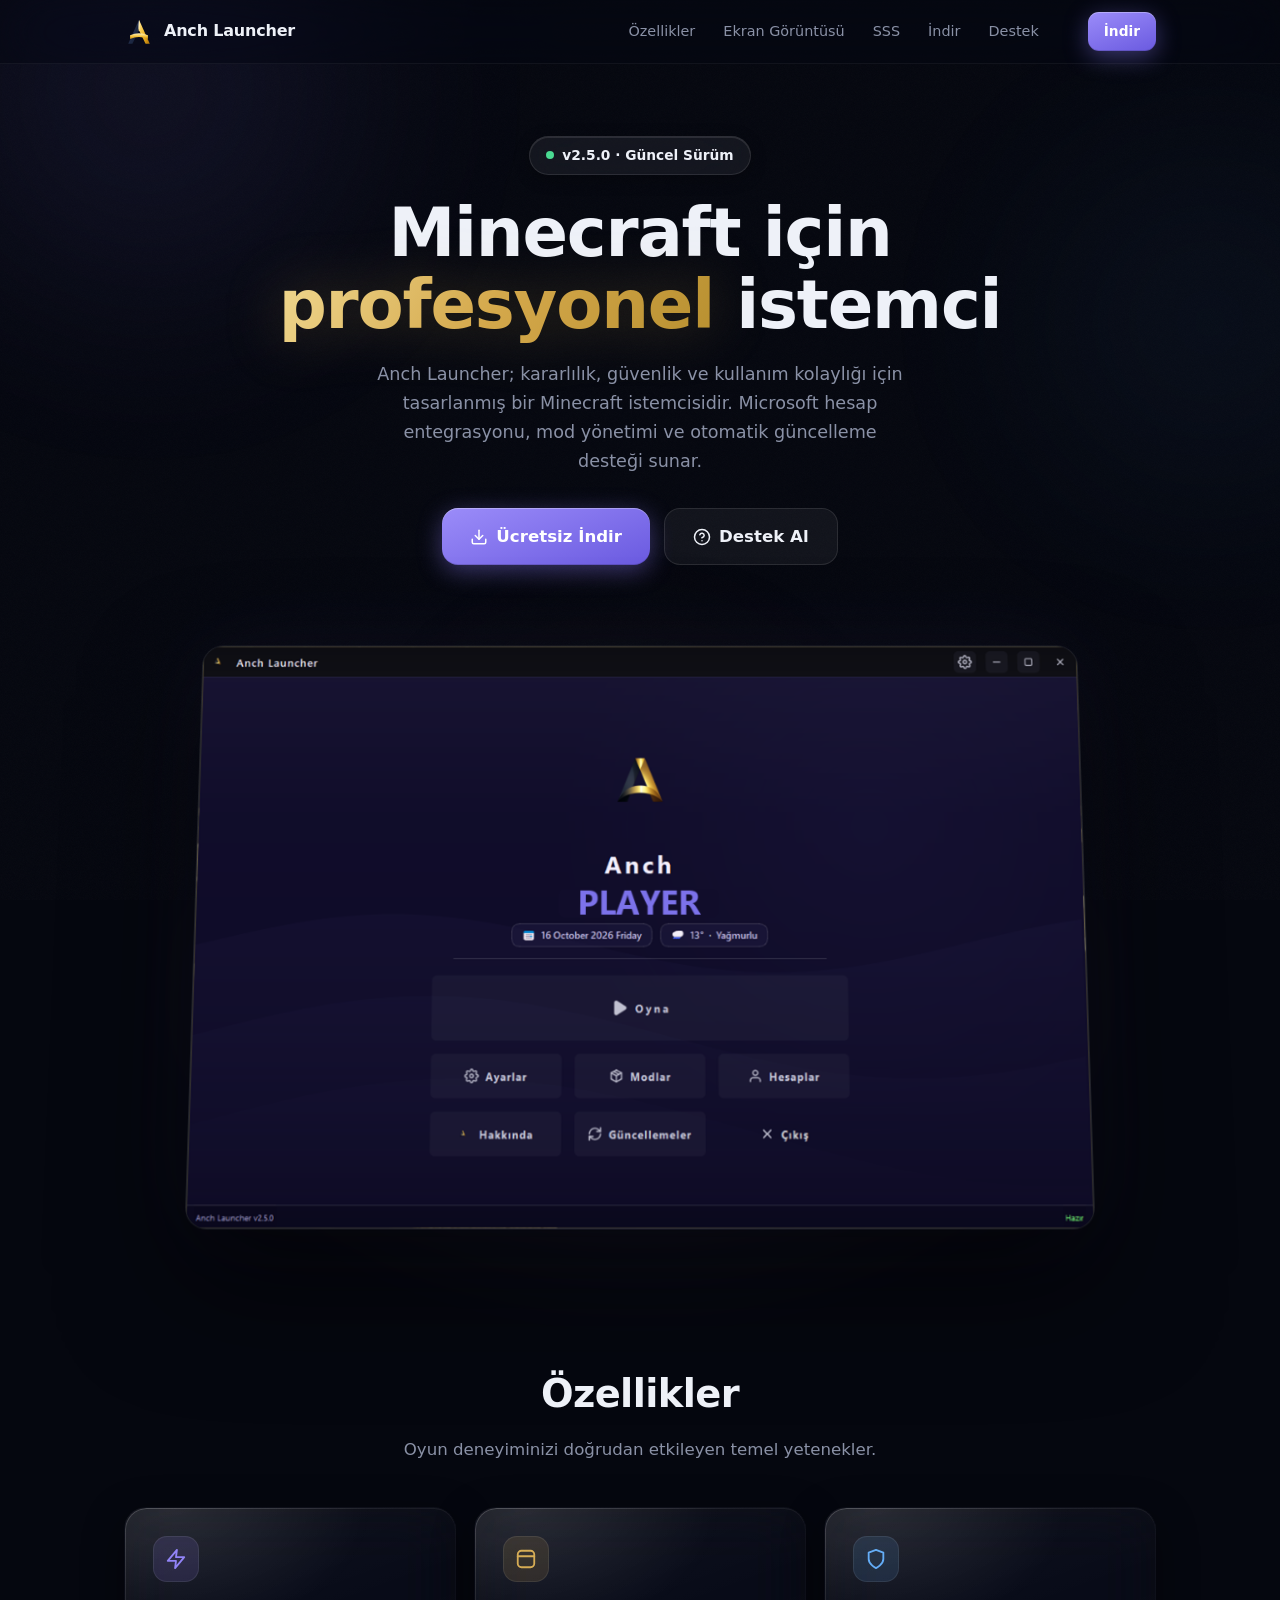
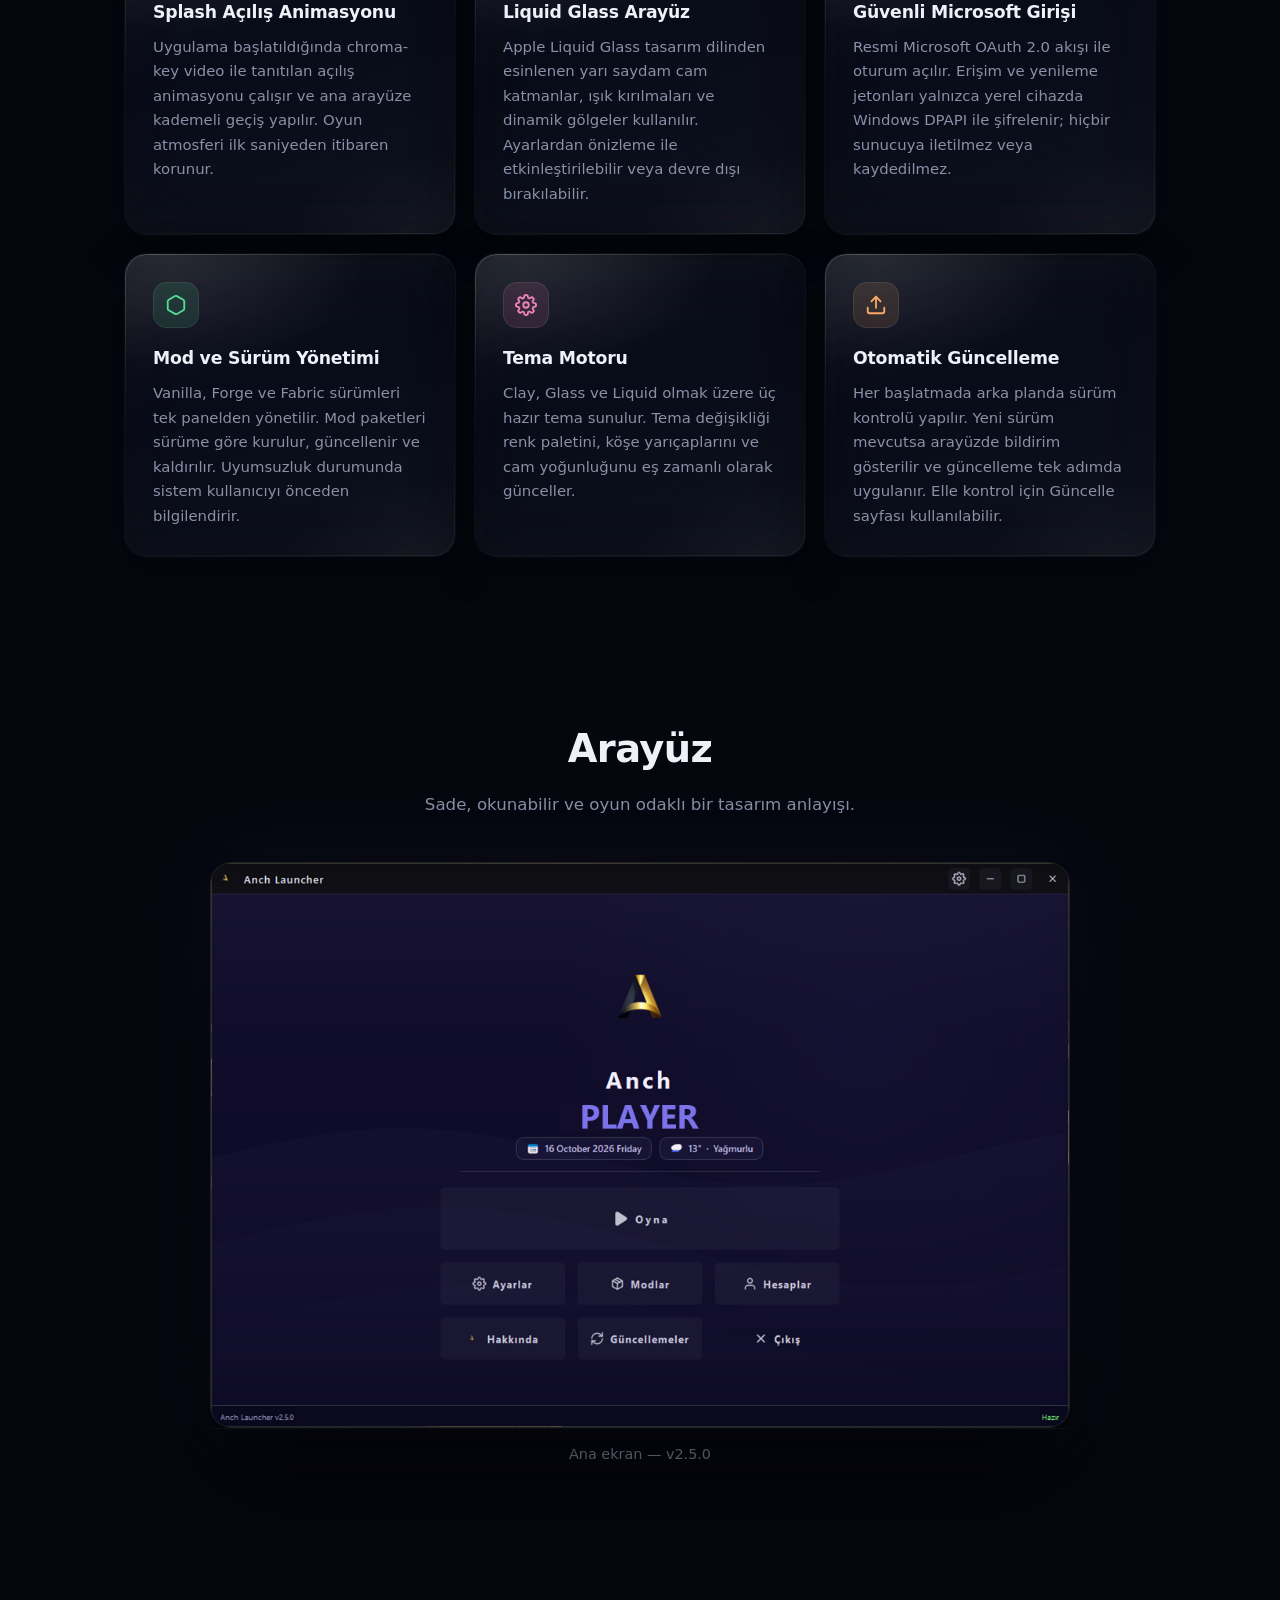
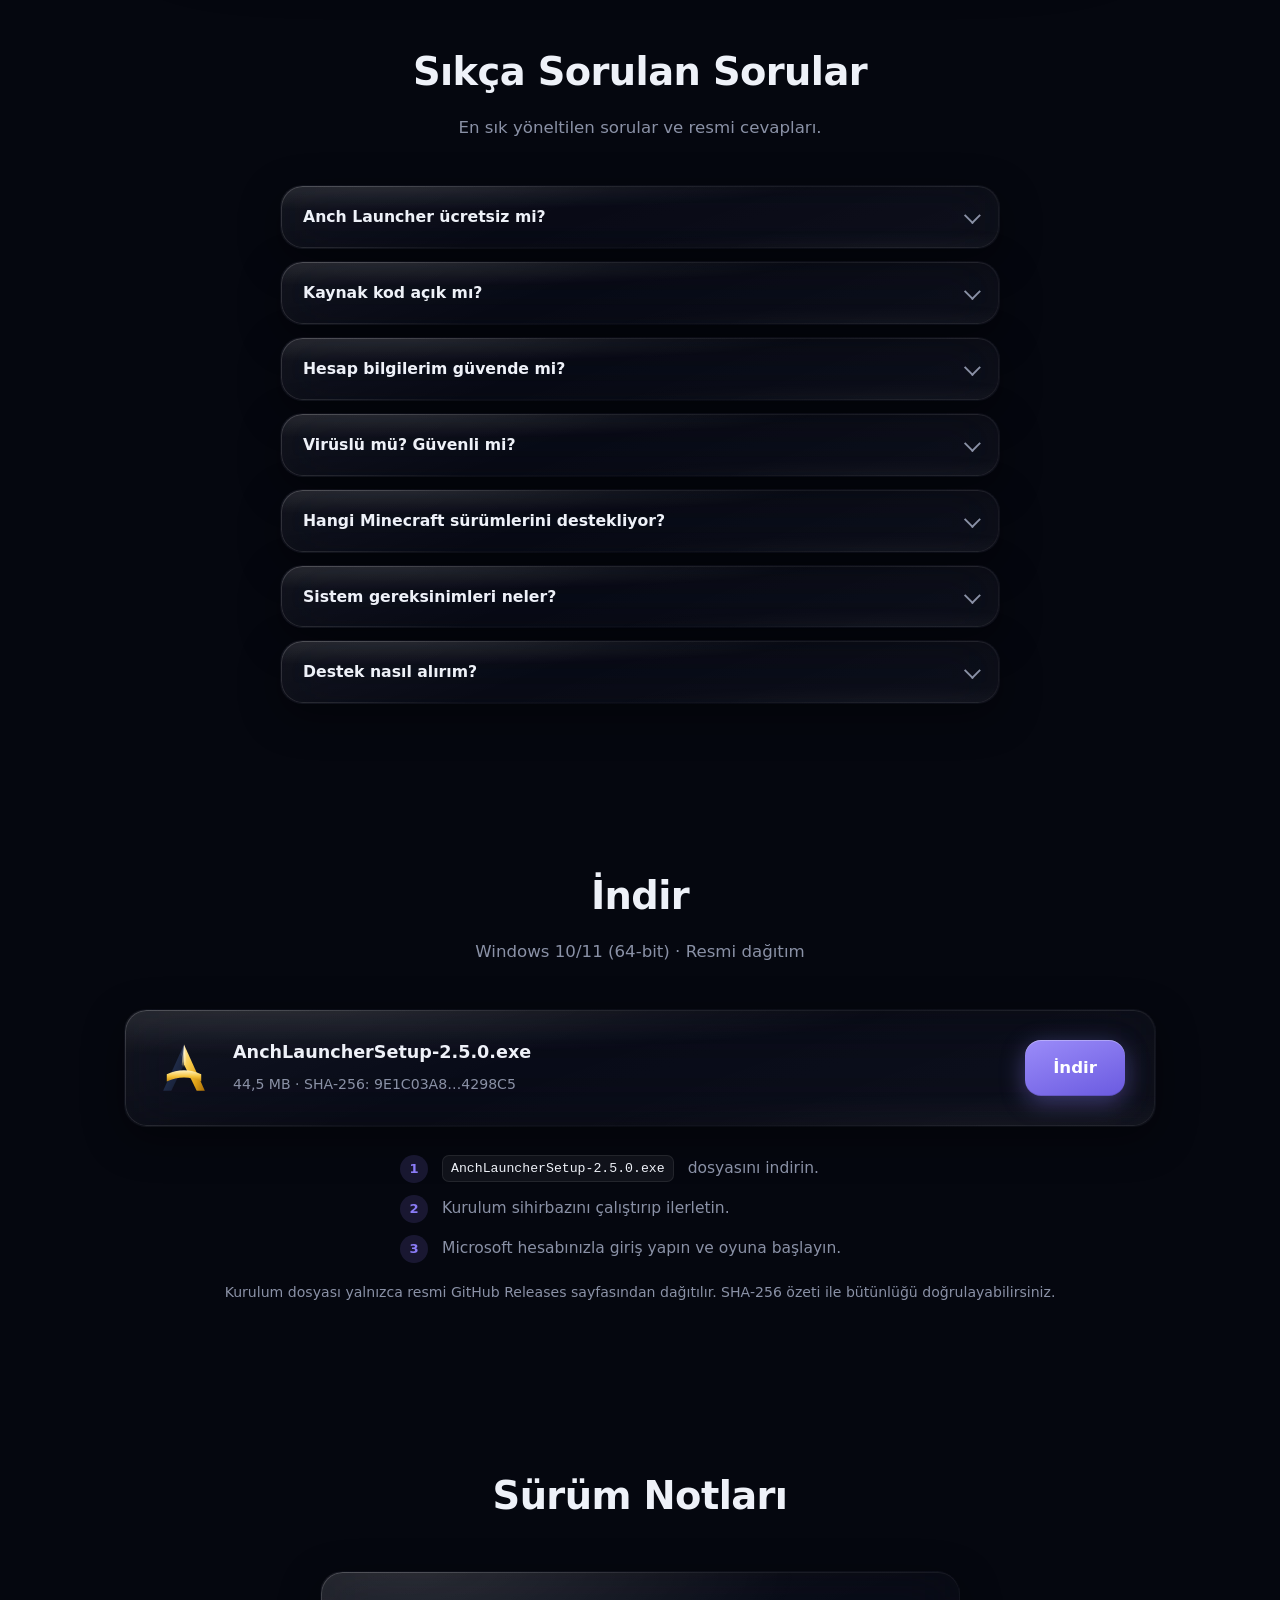
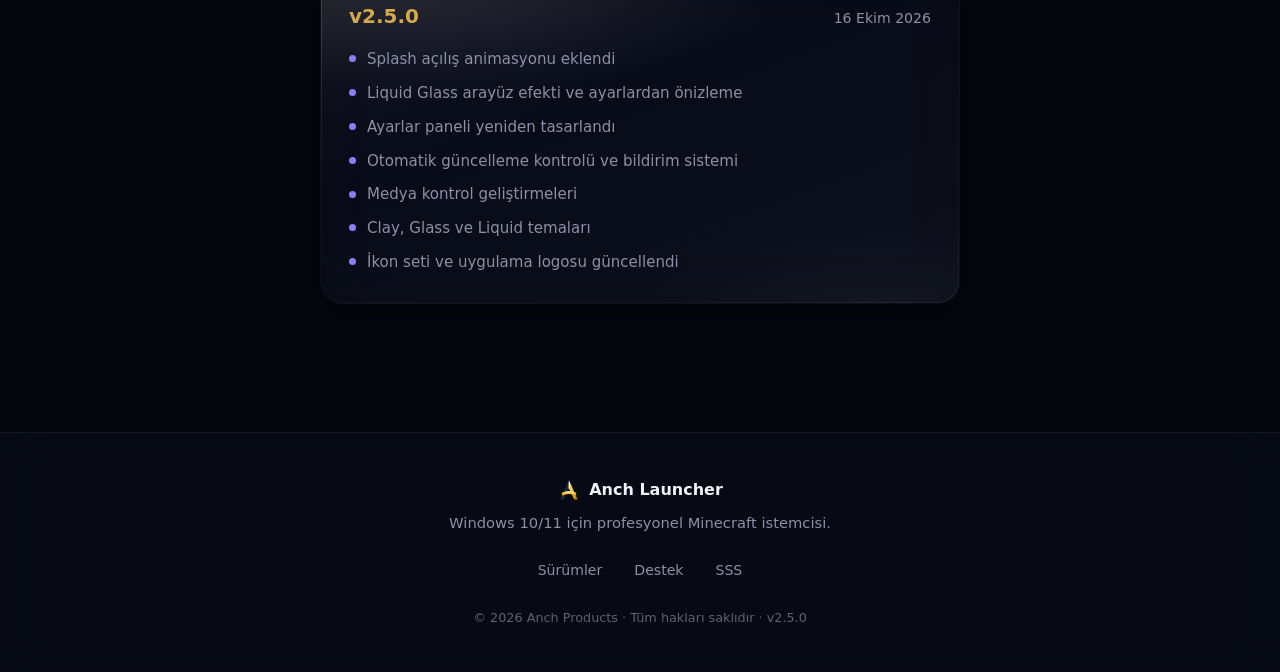
<file: index.html>
<!DOCTYPE html>
<html lang="tr">
<head>
<meta charset="UTF-8">
<meta name="viewport" content="width=device-width, initial-scale=1.0, viewport-fit=cover">
<title>Anch Launcher — Resmi Web Sitesi</title>
<meta name="description" content="Anch Launcher v2.5.0 — Profesyonel Minecraft istemcisi. Liquid Glass arayüz, güvenli Microsoft girişi, mod desteği ve otomatik güncelleme. Windows 10/11.">
<meta name="theme-color" content="#05070f">
<meta property="og:title" content="Anch Launcher v2.5.0">
<meta property="og:description" content="Profesyonel Minecraft istemcisi. Liquid Glass arayüz, güvenli giriş, mod desteği.">
<meta property="og:type" content="website">
<meta property="og:image" content="images/screenshot-main.png">
<link rel="icon" type="image/svg+xml" href="images/logo.svg">
<link rel="stylesheet" href="styles.css">
</head>
<body>

<div class="aurora" aria-hidden="true">
  <div class="aurora-blob a1"></div>
  <div class="aurora-blob a2"></div>
  <div class="aurora-blob a3"></div>
</div>
<div class="noise" aria-hidden="true"></div>

<header class="glass-nav" id="nav">
  <nav class="nav-inner">
    <a class="brand" href="index.html">
      <img src="images/logo.svg" alt="" width="30" height="30">
      <span>Anch Launcher</span>
    </a>
    <div class="nav-links" id="navLinks">
      <a href="#ozellikler">Özellikler</a>
      <a href="#ekran">Ekran Görüntüsü</a>
      <a href="#sss">SSS</a>
      <a href="#indir">İndir</a>
      <a href="destek.html">Destek</a>
    </div>
    <div class="nav-actions">
      <a class="btn btn-sm btn-primary" href="#indir">İndir</a>
      <button class="menu-btn" id="menuBtn" aria-label="Menü" aria-expanded="false">
        <span></span><span></span>
      </button>
    </div>
  </nav>
</header>

<div class="mobile-menu" id="mobileMenu">
  <a href="#ozellikler">Özellikler</a>
  <a href="#ekran">Ekran Görüntüsü</a>
  <a href="#sss">SSS</a>
  <a href="#indir">İndir</a>
  <a href="destek.html">Destek</a>
</div>

<main>

  <section class="hero">
    <div class="hero-badge glass-pill reveal">
      <span class="pulse"></span> v2.5.0 · Güncel Sürüm
    </div>
    <h1 class="reveal d1">Minecraft için<br><span class="grad-text">profesyonel</span> istemci</h1>
    <p class="hero-sub reveal d2">
      Anch Launcher; kararlılık, güvenlik ve kullanım kolaylığı için tasarlanmış
      bir Minecraft istemcisidir. Microsoft hesap entegrasyonu, mod yönetimi ve
      otomatik güncelleme desteği sunar.
    </p>
    <div class="hero-actions reveal d3">
      <a class="btn btn-lg btn-primary" href="#indir">
        <svg width="18" height="18" viewBox="0 0 24 24" fill="none" stroke="currentColor" stroke-width="2" stroke-linecap="round" stroke-linejoin="round"><path d="M21 15v4a2 2 0 0 1-2 2H5a2 2 0 0 1-2-2v-4"/><polyline points="7 10 12 15 17 10"/><line x1="12" y1="15" x2="12" y2="3"/></svg>
        Ücretsiz İndir
      </a>
      <a class="btn btn-lg btn-ghost" href="destek.html">
        <svg width="18" height="18" viewBox="0 0 24 24" fill="none" stroke="currentColor" stroke-width="2" stroke-linecap="round" stroke-linejoin="round"><circle cx="12" cy="12" r="10"/><path d="M9.09 9a3 3 0 0 1 5.83 1c0 2-3 3-3 3"/><line x1="12" y1="17" x2="12.01" y2="17"/></svg>
        Destek Al
      </a>
    </div>
    <div class="hero-shot reveal d4">
      <div class="shot-tilt">
        <div class="glass-shot lg">
          <img src="images/screenshot-main.png" alt="Anch Launcher ana ekran" width="1096" height="720" loading="eager">
        </div>
      </div>
      <div class="shot-glow" aria-hidden="true"></div>
    </div>
  </section>

  <section id="ozellikler" class="section">
    <div class="section-head reveal">
      <h2>Özellikler</h2>
      <p>Oyun deneyiminizi doğrudan etkileyen temel yetenekler.</p>
    </div>
    <div class="features">
      <article class="glass-card feature reveal">
        <div class="fi fi-violet">
          <svg width="22" height="22" viewBox="0 0 24 24" fill="none" stroke="currentColor" stroke-width="2" stroke-linecap="round" stroke-linejoin="round"><polygon points="13 2 3 14 12 14 11 22 21 10 12 10 13 2"/></svg>
        </div>
        <h3>Splash Açılış Animasyonu</h3>
        <p>Uygulama başlatıldığında chroma-key video ile tanıtılan açılış animasyonu çalışır ve ana arayüze kademeli geçiş yapılır. Oyun atmosferi ilk saniyeden itibaren korunur.</p>
      </article>
      <article class="glass-card feature reveal d1">
        <div class="fi fi-gold">
          <svg width="22" height="22" viewBox="0 0 24 24" fill="none" stroke="currentColor" stroke-width="2" stroke-linecap="round" stroke-linejoin="round"><rect x="3" y="3" width="18" height="18" rx="4"/><path d="M3 9h18"/></svg>
        </div>
        <h3>Liquid Glass Arayüz</h3>
        <p>Apple Liquid Glass tasarım dilinden esinlenen yarı saydam cam katmanlar, ışık kırılmaları ve dinamik gölgeler kullanılır. Ayarlardan önizleme ile etkinleştirilebilir veya devre dışı bırakılabilir.</p>
      </article>
      <article class="glass-card feature reveal d2">
        <div class="fi fi-blue">
          <svg width="22" height="22" viewBox="0 0 24 24" fill="none" stroke="currentColor" stroke-width="2" stroke-linecap="round" stroke-linejoin="round"><path d="M12 22s8-4 8-10V5l-8-3-8 3v7c0 6 8 10 8 10z"/></svg>
        </div>
        <h3>Güvenli Microsoft Girişi</h3>
        <p>Resmi Microsoft OAuth 2.0 akışı ile oturum açılır. Erişim ve yenileme jetonları yalnızca yerel cihazda Windows DPAPI ile şifrelenir; hiçbir sunucuya iletilmez veya kaydedilmez.</p>
      </article>
      <article class="glass-card feature reveal d3">
        <div class="fi fi-green">
          <svg width="22" height="22" viewBox="0 0 24 24" fill="none" stroke="currentColor" stroke-width="2" stroke-linecap="round" stroke-linejoin="round"><path d="M21 16V8a2 2 0 0 0-1-1.73l-7-4a2 2 0 0 0-2 0l-7 4A2 2 0 0 0 3 8v8a2 2 0 0 0 1 1.73l7 4a2 2 0 0 0 2 0l7-4A2 2 0 0 0 21 16z"/></svg>
        </div>
        <h3>Mod ve Sürüm Yönetimi</h3>
        <p>Vanilla, Forge ve Fabric sürümleri tek panelden yönetilir. Mod paketleri sürüme göre kurulur, güncellenir ve kaldırılır. Uyumsuzluk durumunda sistem kullanıcıyı önceden bilgilendirir.</p>
      </article>
      <article class="glass-card feature reveal d4">
        <div class="fi fi-pink">
          <svg width="22" height="22" viewBox="0 0 24 24" fill="none" stroke="currentColor" stroke-width="2" stroke-linecap="round" stroke-linejoin="round"><circle cx="12" cy="12" r="3"/><path d="M19.4 15a1.65 1.65 0 0 0 .33 1.82l.06.06a2 2 0 0 1-2.83 2.83l-.06-.06a1.65 1.65 0 0 0-1.82-.33 1.65 1.65 0 0 0-1 1.51V21a2 2 0 0 1-4 0v-.09A1.65 1.65 0 0 0 9 19.4a1.65 1.65 0 0 0-1.82.33l-.06.06a2 2 0 0 1-2.83-2.83l.06-.06A1.65 1.65 0 0 0 4.68 15a1.65 1.65 0 0 0-1.51-1H3a2 2 0 0 1 0-4h.09A1.65 1.65 0 0 0 4.6 9a1.65 1.65 0 0 0-.33-1.82l-.06-.06a2 2 0 0 1 2.83-2.83l.06.06A1.65 1.65 0 0 0 9 4.68a1.65 1.65 0 0 0 1-1.51V3a2 2 0 0 1 4 0v.09a1.65 1.65 0 0 0 1 1.51 1.65 1.65 0 0 0 1.82-.33l.06-.06a2 2 0 0 1 2.83 2.83l-.06.06A1.65 1.65 0 0 0 19.4 9a1.65 1.65 0 0 0 1.51 1H21a2 2 0 0 1 0 4h-.09a1.65 1.65 0 0 0-1.51 1z"/></svg>
        </div>
        <h3>Tema Motoru</h3>
        <p>Clay, Glass ve Liquid olmak üzere üç hazır tema sunulur. Tema değişikliği renk paletini, köşe yarıçaplarını ve cam yoğunluğunu eş zamanlı olarak günceller.</p>
      </article>
      <article class="glass-card feature reveal d5">
        <div class="fi fi-orange">
          <svg width="22" height="22" viewBox="0 0 24 24" fill="none" stroke="currentColor" stroke-width="2" stroke-linecap="round" stroke-linejoin="round"><path d="M21 15v4a2 2 0 0 1-2 2H5a2 2 0 0 1-2-2v-4"/><polyline points="17 8 12 3 7 8"/><line x1="12" y1="3" x2="12" y2="15"/></svg>
        </div>
        <h3>Otomatik Güncelleme</h3>
        <p>Her başlatmada arka planda sürüm kontrolü yapılır. Yeni sürüm mevcutsa arayüzde bildirim gösterilir ve güncelleme tek adımda uygulanır. Elle kontrol için Güncelle sayfası kullanılabilir.</p>
      </article>
    </div>
  </section>

  <section id="ekran" class="section">
    <div class="section-head reveal">
      <h2>Arayüz</h2>
      <p>Sade, okunabilir ve oyun odaklı bir tasarım anlayışı.</p>
    </div>
    <figure class="shot-wide reveal">
      <div class="glass-shot">
        <img src="images/screenshot-main.png" alt="Anch Launcher v2.5.0 ana ekran" width="1096" height="720" loading="lazy">
      </div>
      <figcaption>Ana ekran — v2.5.0</figcaption>
    </figure>
  </section>

  <section id="sss" class="section">
    <div class="section-head reveal">
      <h2>Sıkça Sorulan Sorular</h2>
      <p>En sık yöneltilen sorular ve resmi cevapları.</p>
    </div>
    <div class="faq">
      <details class="glass-card faq-item reveal">
        <summary>Anch Launcher ücretsiz mi?</summary>
        <p>Evet. Anch Launcher bireysel kullanım için ücretsizdir. Ek ücret, abonelik veya gizli ödeme bulunmaz.</p>
      </details>
      <details class="glass-card faq-item reveal d1">
        <summary>Kaynak kod açık mı?</summary>
        <p>Hayır. Anch Launcher kapalı kaynak bir üründür. Kaynak kod üçüncü kişilerle paylaşılmaz; yalnızca derlenmiş çalıştırılabilir dosyalar resmi dağıtım kanalları üzerinden yayımlanır.</p>
      </details>
      <details class="glass-card faq-item reveal d2">
        <summary>Hesap bilgilerim güvende mi?</summary>
        <p>Microsoft girişi resmi OAuth 2.0 akışı üzerinden yapılır. Erişim jetonları yalnızca senin cihazında, Windows DPAPI ile şifrelenerek saklanır. Hiçbir kişisel veri sunucuya gönderilmez veya üçüncü taraflarla paylaşılmaz.</p>
      </details>
      <details class="glass-card faq-item reveal d3">
        <summary>Virüslü mü? Güvenli mi?</summary>
        <p>Kurulum dosyası yalnızca resmi GitHub Releases sayfasından dağıtılır. İndirme sayfasında yayımlanan SHA-256 özeti ile dosya bütünlüğünü doğrulayabilirsin. Windows Defender uyarısı, imzalı olmayan uygulamalar için standart bir güvenlik bildirimidir.</p>
      </details>
      <details class="glass-card faq-item reveal d4">
        <summary>Hangi Minecraft sürümlerini destekliyor?</summary>
        <p>Vanilla, Forge ve Fabric loader desteklenir. 1.8 sürümünden güncel sürümlere kadar geniş bir yelpaze üzerinde çalışır.</p>
      </details>
      <details class="glass-card faq-item reveal d5">
        <summary>Sistem gereksinimleri neler?</summary>
        <p>Windows 10 veya 11 (64-bit), en az 4 GB RAM (8 GB önerilir), OpenGL 3.2+ destekli ekran kartı ve yaklaşık 500 MB boş disk alanı. Gerekli Java sürümü launcher tarafından otomatik olarak sağlanır.</p>
      </details>
      <details class="glass-card faq-item reveal d6">
        <summary>Destek nasıl alırım?</summary>
        <p>Destek sayfasından sorun kategorisini seçip açıklamanı iletebilirsin. Sorun sayfada listelenmiyorsa "Diğer" seçeneğini kullanabilirsin. İletişim e-postanı belirtirsen yanıt aynı adrese gönderilir.</p>
      </details>
    </div>
  </section>

  <section id="indir" class="section download">
    <div class="section-head reveal">
      <h2>İndir</h2>
      <p>Windows 10/11 (64-bit) · Resmi dağıtım</p>
    </div>
    <div class="dl-card glass-card reveal">
      <img src="images/logo.svg" alt="" width="58" height="58">
      <div class="dl-info">
        <strong>AnchLauncherSetup-2.5.0.exe</strong>
        <span>44,5 MB · SHA-256: 9E1C03A8…4298C5</span>
      </div>
      <a class="btn btn-lg btn-primary" href="https://github.com/anchorsproducts-source/anchlauncher/releases/download/v2.5.0/AnchLauncherSetup-2.5.0.exe">İndir</a>
    </div>
    <ol class="steps reveal">
      <li><code>AnchLauncherSetup-2.5.0.exe</code> dosyasını indirin.</li>
      <li>Kurulum sihirbazını çalıştırıp ilerletin.</li>
      <li>Microsoft hesabınızla giriş yapın ve oyuna başlayın.</li>
    </ol>
    <p class="note reveal">Kurulum dosyası yalnızca resmi GitHub Releases sayfasından dağıtılır. SHA-256 özeti ile bütünlüğü doğrulayabilirsiniz.</p>
  </section>

  <section id="surum" class="section">
    <div class="section-head reveal">
      <h2>Sürüm Notları</h2>
    </div>
    <article class="glass-card cl-card reveal">
      <div class="cl-head">
        <h3>v2.5.0</h3>
        <time datetime="2026-10-16">16 Ekim 2026</time>
      </div>
      <ul>
        <li>Splash açılış animasyonu eklendi</li>
        <li>Liquid Glass arayüz efekti ve ayarlardan önizleme</li>
        <li>Ayarlar paneli yeniden tasarlandı</li>
        <li>Otomatik güncelleme kontrolü ve bildirim sistemi</li>
        <li>Medya kontrol geliştirmeleri</li>
        <li>Clay, Glass ve Liquid temaları</li>
        <li>İkon seti ve uygulama logosu güncellendi</li>
      </ul>
    </article>
  </section>

</main>

<footer class="site-footer">
  <div class="foot-inner">
    <div class="foot-brand">
      <img src="images/logo.svg" alt="" width="24" height="24">
      <span>Anch Launcher</span>
    </div>
    <p>Windows 10/11 için profesyonel Minecraft istemcisi.</p>
    <div class="foot-links">
      <a href="https://github.com/anchorsproducts-source/anchlauncher/releases">Sürümler</a>
      <a href="destek.html">Destek</a>
      <a href="#sss">SSS</a>
    </div>
    <p class="copy">© 2026 Anch Products · Tüm hakları saklıdır · v2.5.0</p>
  </div>
</footer>

<script src="app.js"></script>
</body>
</html>
</file>
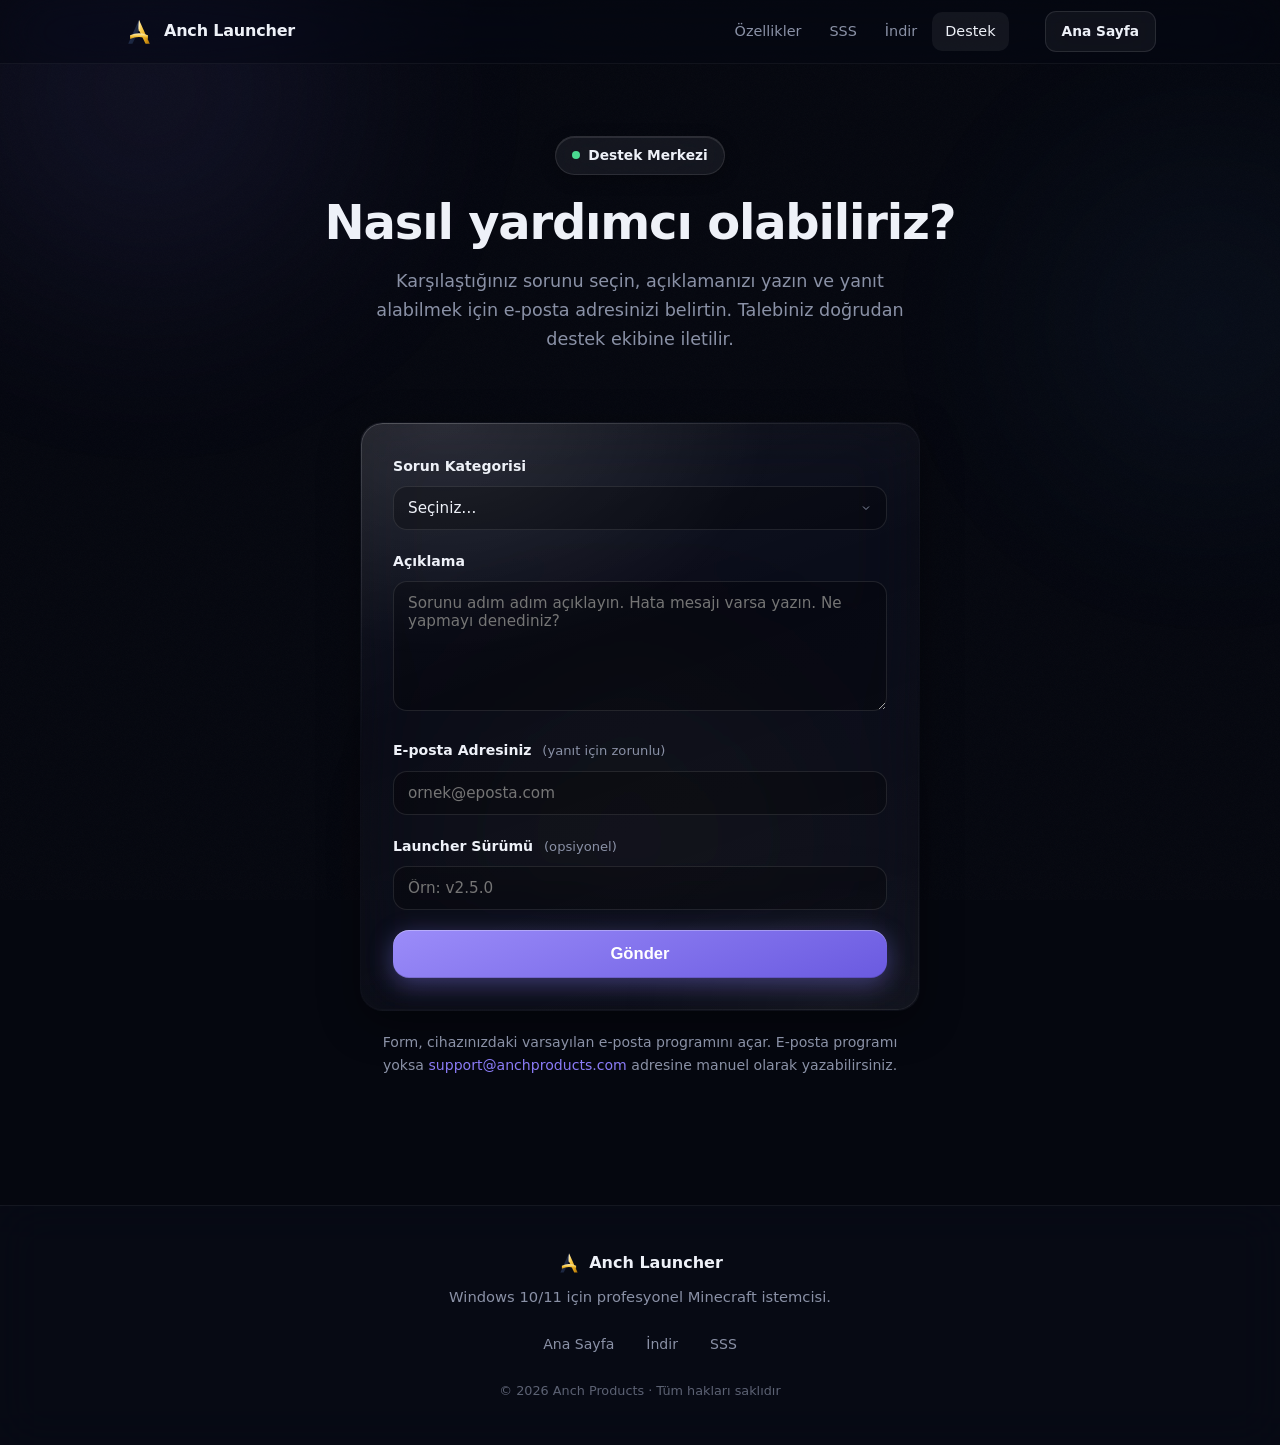
<file: destek.html>
<!DOCTYPE html>
<html lang="tr">
<head>
<meta charset="UTF-8">
<meta name="viewport" content="width=device-width, initial-scale=1.0, viewport-fit=cover">
<title>Destek — Anch Launcher</title>
<meta name="description" content="Anch Launcher destek formu. Sorununuzu seçin, açıklamanızı yazın ve yanıt için e-posta adresinizi belirtin.">
<meta name="theme-color" content="#05070f">
<meta name="robots" content="noindex">
<link rel="icon" type="image/svg+xml" href="images/logo.svg">
<link rel="stylesheet" href="styles.css">
</head>
<body>

<div class="aurora" aria-hidden="true">
  <div class="aurora-blob a1"></div>
  <div class="aurora-blob a2"></div>
  <div class="aurora-blob a3"></div>
</div>
<div class="noise" aria-hidden="true"></div>

<header class="glass-nav" id="nav">
  <nav class="nav-inner">
    <a class="brand" href="index.html">
      <img src="images/logo.svg" alt="" width="30" height="30">
      <span>Anch Launcher</span>
    </a>
    <div class="nav-links">
      <a href="index.html#ozellikler">Özellikler</a>
      <a href="index.html#sss">SSS</a>
      <a href="index.html#indir">İndir</a>
      <a href="destek.html" class="active">Destek</a>
    </div>
    <div class="nav-actions">
      <a class="btn btn-sm btn-ghost" href="index.html">Ana Sayfa</a>
      <button class="menu-btn" id="menuBtn" aria-label="Menü" aria-expanded="false">
        <span></span><span></span>
      </button>
    </div>
  </nav>
</header>

<div class="mobile-menu" id="mobileMenu">
  <a href="index.html#ozellikler">Özellikler</a>
  <a href="index.html#sss">SSS</a>
  <a href="index.html#indir">İndir</a>
  <a href="destek.html">Destek</a>
</div>

<main>
  <section class="hero" style="padding-bottom: 24px;">
    <div class="hero-badge glass-pill reveal">
      <span class="pulse"></span> Destek Merkezi
    </div>
    <h1 class="reveal d1" style="font-size: clamp(2rem, 5vw, 3rem);">Nasıl yardımcı olabiliriz?</h1>
    <p class="hero-sub reveal d2">
      Karşılaştığınız sorunu seçin, açıklamanızı yazın ve yanıt alabilmek için
      e-posta adresinizi belirtin. Talebiniz doğrudan destek ekibine iletilir.
    </p>
  </section>

  <section class="section" style="padding-top: 12px;">
    <div class="form-wrap">
      <form class="glass-card form-card reveal" id="supportForm" novalidate>
        <div class="form-group">
          <label for="issueType">Sorun Kategorisi</label>
          <select class="form-control" id="issueType" name="issueType" required>
            <option value="" disabled selected>Seçiniz…</option>
            <option value="Kurulum sorunu">Kurulum sorunu</option>
            <option value="Microsoft girişi başarısız">Microsoft girişi başarısız</option>
            <option value="Oyun açılmıyor / çöküyor">Oyun açılmıyor / çöküyor</option>
            <option value="Düşük FPS / performans">Düşük FPS / performans</option>
            <option value="Mod yüklenmiyor">Mod yüklenmiyor</option>
            <option value="Güncelleme hatası">Güncelleme hatası</option>
            <option value="Arayüz / tema sorunu">Arayüz / tema sorunu</option>
            <option value="Antivirüs uyarısı">Antivirüs uyarısı</option>
            <option value="Diğer">Diğer</option>
          </select>
        </div>

        <div class="form-group" id="otherIssueGroup" style="display:none;">
          <label for="otherIssue">Sorun Başlığı <span class="hint">(Diğer seçildiğinde)</span></label>
          <input class="form-control" type="text" id="otherIssue" name="otherIssue" placeholder="Kısaca sorununuzu yazın" maxlength="120">
        </div>

        <div class="form-group">
          <label for="description">Açıklama</label>
          <textarea class="form-control" id="description" name="description" required
            placeholder="Sorunu adım adım açıklayın. Hata mesajı varsa yazın. Ne yapmayı denediniz?"></textarea>
        </div>

        <div class="form-group">
          <label for="userEmail">E-posta Adresiniz <span class="hint">(yanıt için zorunlu)</span></label>
          <input class="form-control" type="email" id="userEmail" name="userEmail" required
            placeholder="ornek@eposta.com" autocomplete="email">
        </div>

        <div class="form-group">
          <label for="appVersion">Launcher Sürümü <span class="hint">(opsiyonel)</span></label>
          <input class="form-control" type="text" id="appVersion" name="appVersion" placeholder="Örn: v2.5.0" maxlength="20">
        </div>

        <button type="submit" class="btn btn-primary btn-lg btn-block" id="submitBtn">
          Gönder
        </button>

        <div class="form-error" id="formError"></div>
        <div class="form-success" id="formSuccess">
          Talebiniz hazır. E-posta programınız açıldıysanız gönder tuşuna basmanız yeterli.
          Yanıt belirttiğiniz adrese yapılacaktır.
        </div>
      </form>

      <p class="note reveal" style="margin-top: 20px;">
        Form, cihazınızdaki varsayılan e-posta programını açar. E-posta programı yoksa
        <a href="mailto:support@anchproducts.com" style="color: var(--violet);">support@anchproducts.com</a>
        adresine manuel olarak yazabilirsiniz.
      </p>
    </div>
  </section>
</main>

<footer class="site-footer">
  <div class="foot-inner">
    <div class="foot-brand">
      <img src="images/logo.svg" alt="" width="24" height="24">
      <span>Anch Launcher</span>
    </div>
    <p>Windows 10/11 için profesyonel Minecraft istemcisi.</p>
    <div class="foot-links">
      <a href="index.html">Ana Sayfa</a>
      <a href="index.html#indir">İndir</a>
      <a href="index.html#sss">SSS</a>
    </div>
    <p class="copy">© 2026 Anch Products · Tüm hakları saklıdır</p>
  </div>
</footer>

<script src="app.js"></script>
<script src="destek.js"></script>
</body>
</html>
</file>
<file: styles.css>
/* Anch Launcher — Liquid Glass (Apple-inspired, professional) */
:root {
  --bg: #05070f;
  --bg-soft: #0a0e1a;
  --glass: rgba(255, 255, 255, 0.04);
  --glass-strong: rgba(255, 255, 255, 0.07);
  --glass-border: rgba(255, 255, 255, 0.08);
  --specular: rgba(255, 255, 255, 0.18);
  --text: #eef1f8;
  --muted: #8a91a6;
  --violet: #8b7cf7;
  --violet-glow: rgba(139, 124, 247, 0.4);
  --gold: #d4a84b;
  --blue: #5aa8f7;
  --green: #4ad991;
  --red: #f07070;
  --radius: 22px;
  --radius-sm: 14px;
  --max: 1080px;
  --nav-h: 64px;
  --ease-out: cubic-bezier(0.22, 1, 0.36, 1);
  --ease-spring: cubic-bezier(0.34, 1.4, 0.64, 1);
}

* { margin: 0; padding: 0; box-sizing: border-box; }
html { scroll-behavior: smooth; scroll-padding-top: calc(var(--nav-h) + 16px); }

body {
  font-family: -apple-system, BlinkMacSystemFont, "SF Pro Display", "Segoe UI", system-ui, sans-serif;
  background: var(--bg);
  color: var(--text);
  line-height: 1.65;
  overflow-x: hidden;
  -webkit-font-smoothing: antialiased;
}

img { max-width: 100%; display: block; }
a { color: inherit; text-decoration: none; }
code {
  font-family: "SF Mono", ui-monospace, Menlo, Consolas, monospace;
  font-size: 0.85em;
}

/* ── Ambient background ── */
.aurora { position: fixed; inset: 0; z-index: 0; pointer-events: none; overflow: hidden; }
.aurora-blob { position: absolute; border-radius: 50%; filter: blur(110px); opacity: 0.45; will-change: transform; }
.a1 { width: 580px; height: 580px; top: -200px; left: -140px; background: radial-gradient(circle, rgba(139,124,247,0.32), transparent 70%); animation: drift1 20s ease-in-out infinite alternate; }
.a2 { width: 500px; height: 500px; top: 8%; right: -180px; background: radial-gradient(circle, rgba(90,168,247,0.2), transparent 70%); animation: drift2 24s ease-in-out infinite alternate; }
.a3 { width: 540px; height: 540px; bottom: -220px; left: 28%; background: radial-gradient(circle, rgba(212,168,75,0.14), transparent 70%); animation: drift3 22s ease-in-out infinite alternate; }
@keyframes drift1 { to { transform: translate(90px, 70px) scale(1.12); } }
@keyframes drift2 { to { transform: translate(-70px, 90px) scale(1.08); } }
@keyframes drift3 { to { transform: translate(50px, -80px) scale(1.1); } }

.noise {
  position: fixed; inset: 0; z-index: 0; pointer-events: none; opacity: 0.028;
  background-image: url("data:image/svg+xml,%3Csvg viewBox='0 0 256 256' xmlns='http://www.w3.org/2000/svg'%3E%3Cfilter id='n'%3E%3CfeTurbulence type='fractalNoise' baseFrequency='0.9' numOctaves='4' stitchTiles='stitch'/%3E%3C/filter%3E%3Crect width='100%25' height='100%25' filter='url(%23n)'/%3E%3C/svg%3E");
  background-size: 160px;
}

/* ── Liquid Glass material ──
   Layers: base translucency + specular highlight + edge refraction + adaptive shadow */
.glass-card {
  background:
    linear-gradient(160deg, rgba(255,255,255,0.06) 0%, rgba(255,255,255,0.02) 40%, rgba(255,255,255,0.04) 100%);
  border: 1px solid transparent;
  border-radius: var(--radius);
  backdrop-filter: blur(28px) saturate(1.5) brightness(1.05);
  -webkit-backdrop-filter: blur(28px) saturate(1.5) brightness(1.05);
  box-shadow:
    0 12px 40px rgba(0, 0, 0, 0.4),
    0 1px 0 rgba(255,255,255,0.06) inset,
    0 -1px 0 rgba(255,255,255,0.02) inset;
  position: relative;
  overflow: hidden;
  isolation: isolate;
}
/* Specular highlight — top-left light source, responds to geometry */
.glass-card::before {
  content: "";
  position: absolute; inset: 0; border-radius: inherit;
  background:
    radial-gradient(120% 80% at 15% 0%, rgba(255,255,255,0.10) 0%, transparent 50%),
    radial-gradient(80% 60% at 85% 100%, rgba(255,255,255,0.03) 0%, transparent 50%);
  pointer-events: none;
  z-index: 0;
}
/* Edge refraction / lensing line */
.glass-card::after {
  content: "";
  position: absolute; inset: 0; border-radius: inherit;
  padding: 1px;
  background: linear-gradient(145deg, rgba(255,255,255,0.16) 0%, transparent 35%, transparent 65%, rgba(255,255,255,0.06) 100%);
  -webkit-mask: linear-gradient(#fff 0 0) content-box, linear-gradient(#fff 0 0);
  mask: linear-gradient(#fff 0 0) content-box, linear-gradient(#fff 0 0);
  -webkit-mask-composite: xor;
  mask-composite: exclude;
  pointer-events: none;
  z-index: 0;
}

.glass-pill {
  display: inline-flex; align-items: center; gap: 8px;
  background: rgba(255,255,255,0.06);
  border: 1px solid rgba(255,255,255,0.1);
  border-radius: 999px;
  padding: 7px 16px;
  backdrop-filter: blur(24px) saturate(1.4);
  -webkit-backdrop-filter: blur(24px) saturate(1.4);
  font-size: 0.86rem; font-weight: 600;
  box-shadow: 0 4px 16px rgba(0,0,0,0.25), inset 0 1px 0 rgba(255,255,255,0.1);
}

.pulse {
  width: 8px; height: 8px; border-radius: 50%;
  background: var(--green);
  animation: pulse 2.2s infinite;
}
@keyframes pulse {
  0% { box-shadow: 0 0 0 0 rgba(74, 217, 145, 0.55); }
  70% { box-shadow: 0 0 0 9px rgba(74, 217, 145, 0); }
  100% { box-shadow: 0 0 0 0 rgba(74, 217, 145, 0); }
}

/* ── Reveal: materialize by modulating light, not hard fade ── */
.reveal {
  opacity: 0;
  transform: translateY(24px) scale(0.985);
  filter: blur(6px);
  transition:
    opacity 0.8s var(--ease-out),
    transform 0.8s var(--ease-out),
    filter 0.8s var(--ease-out);
}
.reveal.visible {
  opacity: 1;
  transform: translateY(0) scale(1);
  filter: blur(0);
}
.d1 { transition-delay: 0.07s; }
.d2 { transition-delay: 0.14s; }
.d3 { transition-delay: 0.21s; }
.d4 { transition-delay: 0.28s; }
.d5 { transition-delay: 0.35s; }
.d6 { transition-delay: 0.42s; }

/* ── Nav ── */
.glass-nav {
  position: fixed; top: 0; left: 0; right: 0; z-index: 100;
  height: var(--nav-h);
  backdrop-filter: blur(32px) saturate(1.7);
  -webkit-backdrop-filter: blur(32px) saturate(1.7);
  background: rgba(5, 7, 15, 0.5);
  border-bottom: 1px solid rgba(255,255,255,0.05);
  transition: background 0.35s, box-shadow 0.35s;
}
.glass-nav.scrolled {
  background: rgba(5, 7, 15, 0.8);
  box-shadow: 0 10px 40px rgba(0, 0, 0, 0.45);
}
.nav-inner {
  max-width: var(--max); margin: 0 auto;
  height: 100%; padding: 0 24px;
  display: flex; align-items: center; gap: 28px;
}
.brand { display: flex; align-items: center; gap: 10px; font-weight: 650; letter-spacing: -0.2px; }
.brand img { border-radius: 8px; }
.nav-links { display: flex; gap: 2px; margin-left: auto; }
.nav-links a {
  color: var(--muted); font-size: 0.9rem; font-weight: 500;
  padding: 8px 13px; border-radius: 10px;
  transition: color 0.2s, background 0.25s;
}
.nav-links a:hover, .nav-links a.active {
  color: var(--text);
  background: rgba(255,255,255,0.06);
}
.nav-actions { display: flex; align-items: center; gap: 10px; margin-left: 8px; }
.menu-btn {
  display: none; flex-direction: column; justify-content: center; gap: 5px;
  width: 40px; height: 40px; padding: 10px;
  background: rgba(255,255,255,0.05); border: 1px solid rgba(255,255,255,0.08);
  border-radius: 10px; cursor: pointer;
}
.menu-btn span { display: block; height: 2px; background: var(--text); border-radius: 2px; transition: transform 0.3s var(--ease-out); }
.menu-btn.open span:first-child { transform: translateY(3.5px) rotate(45deg); }
.menu-btn.open span:last-child { transform: translateY(-3.5px) rotate(-45deg); }

.mobile-menu {
  display: none;
  position: fixed; top: var(--nav-h); left: 0; right: 0; z-index: 99;
  flex-direction: column; gap: 4px; padding: 14px 18px 20px;
  background: rgba(5, 7, 15, 0.94);
  backdrop-filter: blur(36px);
  -webkit-backdrop-filter: blur(36px);
  border-bottom: 1px solid rgba(255,255,255,0.06);
  transform: translateY(-10px); opacity: 0;
  transition: transform 0.35s var(--ease-out), opacity 0.35s var(--ease-out);
  pointer-events: none;
}
.mobile-menu.open { transform: translateY(0); opacity: 1; pointer-events: auto; }
.mobile-menu a {
  padding: 13px 16px; border-radius: 12px;
  color: var(--muted); font-weight: 500;
  transition: background 0.2s, color 0.2s;
}
.mobile-menu a:hover { background: rgba(255,255,255,0.05); color: var(--text); }

/* ── Buttons ── */
.btn {
  display: inline-flex; align-items: center; justify-content: center; gap: 8px;
  font-weight: 600; border-radius: 14px;
  padding: 11px 22px; font-size: 0.95rem;
  border: none; cursor: pointer;
  transition: transform 0.28s var(--ease-spring), box-shadow 0.28s, background 0.25s;
  position: relative;
}
.btn:active { transform: scale(0.96); }
.btn-primary {
  background: linear-gradient(160deg, #9b8cf9 0%, #6a5ae0 100%);
  color: #fff;
  box-shadow:
    0 6px 24px var(--violet-glow),
    inset 0 1px 0 rgba(255,255,255,0.3),
    inset 0 -1px 0 rgba(0,0,0,0.15);
}
.btn-primary:hover {
  transform: translateY(-2px) scale(1.02);
  box-shadow:
    0 10px 36px var(--violet-glow),
    inset 0 1px 0 rgba(255,255,255,0.3);
}
.btn-ghost {
  background: rgba(255,255,255,0.05);
  border: 1px solid rgba(255,255,255,0.1);
  color: var(--text);
  backdrop-filter: blur(16px);
  -webkit-backdrop-filter: blur(16px);
}
.btn-ghost:hover { background: rgba(255,255,255,0.09); transform: translateY(-2px); }
.btn-sm { padding: 8px 16px; font-size: 0.86rem; border-radius: 11px; }
.btn-lg { padding: 14px 28px; font-size: 1.04rem; border-radius: 16px; }
.btn-block { width: 100%; }

/* ── Hero ── */
main { position: relative; z-index: 1; }
.hero {
  max-width: var(--max); margin: 0 auto;
  padding: calc(var(--nav-h) + 72px) 24px 48px;
  text-align: center;
}
.hero h1 {
  font-size: clamp(2.5rem, 6.5vw, 4.2rem);
  line-height: 1.08; font-weight: 700; letter-spacing: -1.2px;
  margin: 22px 0 18px;
}
.grad-text {
  background: linear-gradient(120deg, #f0d890, var(--gold), #b89030);
  -webkit-background-clip: text; background-clip: text; color: transparent;
  filter: drop-shadow(0 0 28px rgba(212,168,75,0.28));
}
.hero-sub { max-width: 540px; margin: 0 auto 32px; color: var(--muted); font-size: 1.1rem; }
.hero-actions { display: flex; justify-content: center; gap: 14px; flex-wrap: wrap; margin-bottom: 64px; }

.hero-shot { position: relative; perspective: 1500px; }
.shot-tilt { transform: rotateX(6deg) scale(0.97); transition: transform 0.7s var(--ease-out); }
.hero-shot:hover .shot-tilt { transform: rotateX(0deg) scale(1); }
.glass-shot {
  border-radius: var(--radius);
  border: 1px solid rgba(255,255,255,0.08);
  overflow: hidden;
  background: rgba(255,255,255,0.03);
  backdrop-filter: blur(20px);
  -webkit-backdrop-filter: blur(20px);
  box-shadow:
    0 48px 120px rgba(0,0,0,0.65),
    0 0 0 1px rgba(255,255,255,0.04) inset,
    0 0 100px rgba(139,124,247,0.07);
  position: relative;
}
.glass-shot.lg { max-width: 920px; margin: 0 auto; }
.glass-shot img { width: 100%; height: auto; }
.shot-glow {
  position: absolute; inset: 12% 6% -8%;
  background: radial-gradient(ellipse at center, rgba(139,124,247,0.22), transparent 70%);
  filter: blur(48px); z-index: -1;
}

/* ── Sections ── */
.section { max-width: var(--max); margin: 0 auto; padding: 80px 24px; }
.section-head { text-align: center; margin-bottom: 44px; }
.section-head h2 { font-size: clamp(1.7rem, 3.8vw, 2.4rem); letter-spacing: -0.6px; margin-bottom: 10px; }
.section-head p { color: var(--muted); font-size: 1.04rem; max-width: 480px; margin: 0 auto; }

/* ── Features ── */
.features { display: grid; grid-template-columns: repeat(auto-fill, minmax(300px, 1fr)); gap: 18px; }
.feature { padding: 28px; transition: transform 0.4s var(--ease-out), box-shadow 0.4s; }
.feature:hover {
  transform: translateY(-6px);
  box-shadow:
    0 20px 56px rgba(0,0,0,0.5),
    0 0 48px rgba(139,124,247,0.08),
    0 1px 0 rgba(255,255,255,0.08) inset;
}
.fi {
  width: 46px; height: 46px; border-radius: 14px;
  display: flex; align-items: center; justify-content: center;
  margin-bottom: 16px;
  border: 1px solid rgba(255,255,255,0.08);
}
.fi-violet { background: rgba(139,124,247,0.14); color: var(--violet); }
.fi-gold { background: rgba(212,168,75,0.13); color: var(--gold); }
.fi-blue { background: rgba(90,168,247,0.13); color: var(--blue); }
.fi-green { background: rgba(74,217,145,0.12); color: var(--green); }
.fi-pink { background: rgba(240,124,183,0.12); color: #f07cb7; }
.fi-orange { background: rgba(247,164,94,0.12); color: #f7a45e; }
.feature h3 { font-size: 1.08rem; margin-bottom: 8px; letter-spacing: -0.2px; }
.feature p { color: var(--muted); font-size: 0.93rem; }

/* ── Screenshots ── */
.shot-wide { max-width: 860px; margin: 0 auto; }
.shot-wide figcaption {
  padding: 14px 18px; text-align: center;
  color: var(--muted); font-size: 0.9rem;
  border-top: 1px solid rgba(255,255,255,0.06);
}

/* ── FAQ ── */
.faq { max-width: 720px; margin: 0 auto; display: flex; flex-direction: column; gap: 12px; }
.faq-item { padding: 0; transition: box-shadow 0.3s; }
.faq-item[open] { box-shadow: 0 12px 40px rgba(0,0,0,0.4), 0 0 0 1px rgba(139,124,247,0.25) inset; }
.faq-item summary {
  list-style: none; cursor: pointer;
  padding: 18px 22px;
  font-weight: 600; font-size: 0.98rem;
  display: flex; align-items: center; justify-content: space-between; gap: 12px;
  position: relative; z-index: 1;
}
.faq-item summary::-webkit-details-marker { display: none; }
.faq-item summary::after {
  content: ""; width: 10px; height: 10px; flex-shrink: 0;
  border-right: 2px solid var(--muted); border-bottom: 2px solid var(--muted);
  transform: rotate(45deg) translateY(-2px);
  transition: transform 0.35s var(--ease-out);
}
.faq-item[open] summary::after { transform: rotate(225deg) translateY(-2px); }
.faq-item summary:hover { color: var(--violet); }
.faq-item p { padding: 0 22px 20px; color: var(--muted); font-size: 0.93rem; position: relative; z-index: 1; }

/* ── Download ── */
.dl-card {
  display: flex; align-items: center; gap: 20px; flex-wrap: wrap;
  padding: 28px 30px; margin-bottom: 28px;
}
.dl-card img { border-radius: 14px; }
.dl-info { flex: 1; min-width: 200px; }
.dl-info strong { display: block; font-size: 1.1rem; margin-bottom: 4px; }
.dl-info span { color: var(--muted); font-size: 0.88rem; word-break: break-all; }
.steps {
  list-style: none; counter-reset: step;
  display: grid; gap: 12px; margin-bottom: 18px;
  max-width: 480px; margin-left: auto; margin-right: auto;
}
.steps li {
  counter-increment: step;
  display: flex; align-items: center; gap: 14px;
  color: var(--muted); font-size: 0.97rem;
}
.steps li::before {
  content: counter(step);
  width: 28px; height: 28px; border-radius: 50%;
  background: rgba(139,124,247,0.15); color: var(--violet);
  display: inline-flex; align-items: center; justify-content: center;
  font-size: 0.82rem; font-weight: 700; flex-shrink: 0;
}
.steps code {
  background: rgba(255,255,255,0.05); border: 1px solid rgba(255,255,255,0.08);
  padding: 2px 8px; border-radius: 7px; color: var(--text);
}
.note { color: var(--muted); font-size: 0.88rem; text-align: center; }

/* ── Changelog ── */
.cl-card { max-width: 640px; margin: 0 auto; padding: 28px; }
.cl-head {
  display: flex; align-items: baseline; justify-content: space-between;
  gap: 12px; margin-bottom: 14px; position: relative; z-index: 1;
}
.cl-head h3 { font-size: 1.25rem; color: var(--gold); }
.cl-head time { color: var(--muted); font-size: 0.88rem; }
.cl-card ul { list-style: none; display: grid; gap: 9px; position: relative; z-index: 1; }
.cl-card li { color: var(--muted); font-size: 0.94rem; padding-left: 18px; position: relative; }
.cl-card li::before {
  content: ""; position: absolute; left: 0; top: 0.55em;
  width: 7px; height: 7px; border-radius: 50%; background: var(--violet);
}

/* ── Forms (Destek) ── */
.form-wrap { max-width: 560px; margin: 0 auto; }
.form-card { padding: 32px; }
.form-card > * { position: relative; z-index: 1; }
.form-group { margin-bottom: 20px; }
.form-group label {
  display: block; font-size: 0.88rem; font-weight: 600;
  margin-bottom: 8px; color: var(--text);
}
.form-group .hint { font-weight: 400; color: var(--muted); font-size: 0.82rem; margin-left: 6px; }
.form-control {
  width: 100%;
  background: rgba(0,0,0,0.25);
  border: 1px solid rgba(255,255,255,0.1);
  border-radius: var(--radius-sm);
  padding: 12px 14px;
  color: var(--text);
  font-size: 0.95rem;
  font-family: inherit;
  transition: border-color 0.2s, box-shadow 0.2s;
  outline: none;
  -webkit-appearance: none;
}
.form-control:focus {
  border-color: rgba(139,124,247,0.5);
  box-shadow: 0 0 0 3px rgba(139,124,247,0.15);
}
select.form-control {
  background-image: url("data:image/svg+xml,%3Csvg xmlns='http://www.w3.org/2000/svg' width='12' height='12' viewBox='0 0 24 24' fill='none' stroke='%238a91a6' stroke-width='2'%3E%3Cpolyline points='6 9 12 15 18 9'/%3E%3C/svg%3E");
  background-repeat: no-repeat;
  background-position: right 14px center;
  padding-right: 36px;
}
textarea.form-control { min-height: 130px; resize: vertical; }
.form-success {
  display: none;
  margin-top: 16px; padding: 14px 16px;
  background: rgba(74,217,145,0.1);
  border: 1px solid rgba(74,217,145,0.3);
  border-radius: var(--radius-sm);
  color: var(--green); font-size: 0.9rem;
}
.form-success.show { display: block; }
.form-error {
  display: none;
  margin-top: 12px; padding: 12px 14px;
  background: rgba(240,112,112,0.1);
  border: 1px solid rgba(240,112,112,0.3);
  border-radius: var(--radius-sm);
  color: var(--red); font-size: 0.88rem;
}
.form-error.show { display: block; }

/* ── Footer ── */
.site-footer {
  border-top: 1px solid rgba(255,255,255,0.05);
  margin-top: 48px;
  background: rgba(10,14,26,0.55);
  backdrop-filter: blur(24px);
  -webkit-backdrop-filter: blur(24px);
}
.foot-inner { max-width: var(--max); margin: 0 auto; padding: 44px 24px; text-align: center; }
.foot-brand { display: inline-flex; align-items: center; gap: 8px; font-weight: 650; margin-bottom: 8px; }
.foot-brand img { border-radius: 6px; }
.foot-inner > p { color: var(--muted); font-size: 0.92rem; }
.foot-links { display: flex; justify-content: center; gap: 8px; margin: 18px 0; flex-wrap: wrap; }
.foot-links a {
  color: var(--muted); font-size: 0.88rem;
  padding: 6px 12px; border-radius: 8px;
  transition: color 0.2s, background 0.2s;
}
.foot-links a:hover { color: var(--text); background: rgba(255,255,255,0.05); }
.copy { font-size: 0.8rem !important; opacity: 0.65; }

/* ── Responsive ── */
@media (max-width: 760px) {
  .nav-links { display: none; }
  .menu-btn { display: flex; }
  .mobile-menu { display: flex; }
  .hero { padding-top: calc(var(--nav-h) + 48px); }
  .hero-actions { margin-bottom: 40px; }
  .shot-tilt { transform: none; }
  .dl-card { flex-direction: column; text-align: center; }
  .dl-info { text-align: center; }
  .features { grid-template-columns: 1fr; }
  .section { padding: 56px 20px; }
  .form-card { padding: 24px 20px; }
}

@media (prefers-reduced-motion: reduce) {
  .reveal { filter: none; transition: opacity 0.4s ease; }
  .aurora-blob { animation: none; }
  html { scroll-behavior: auto; }
}
</file>
